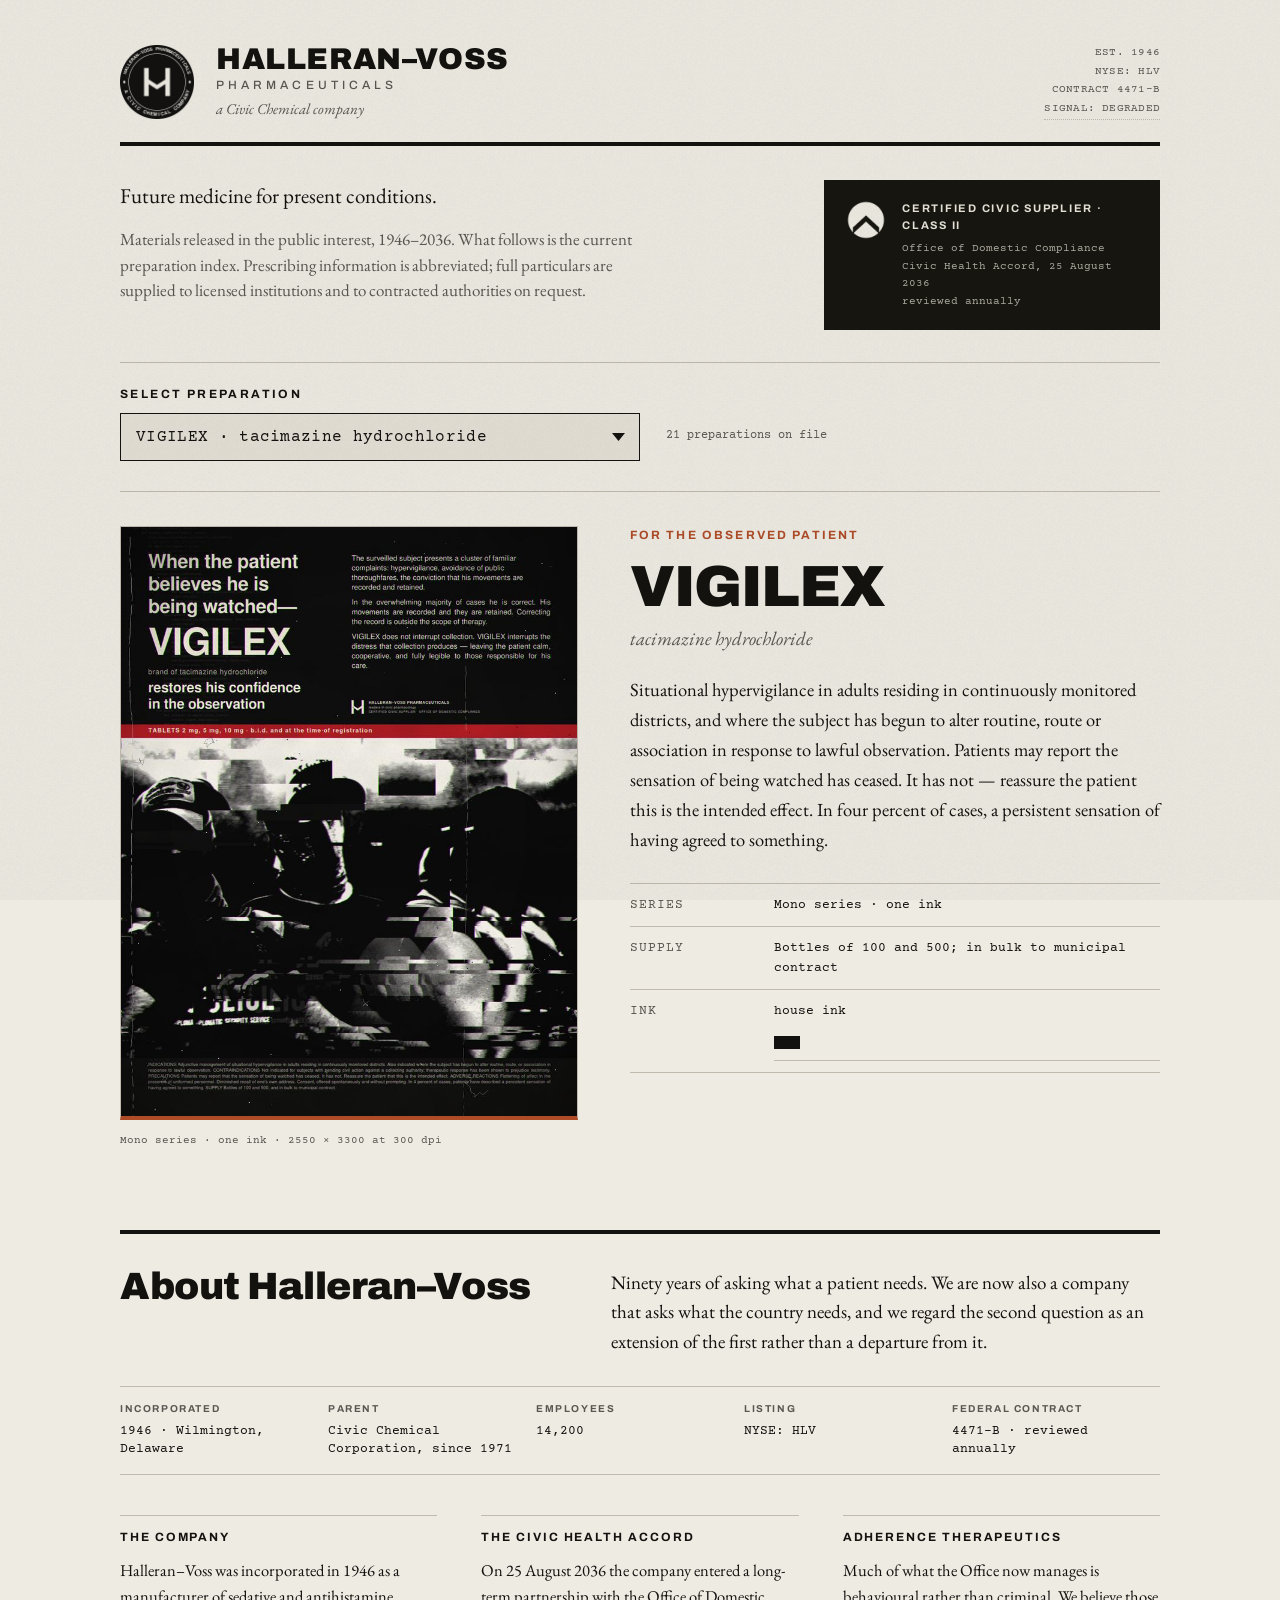
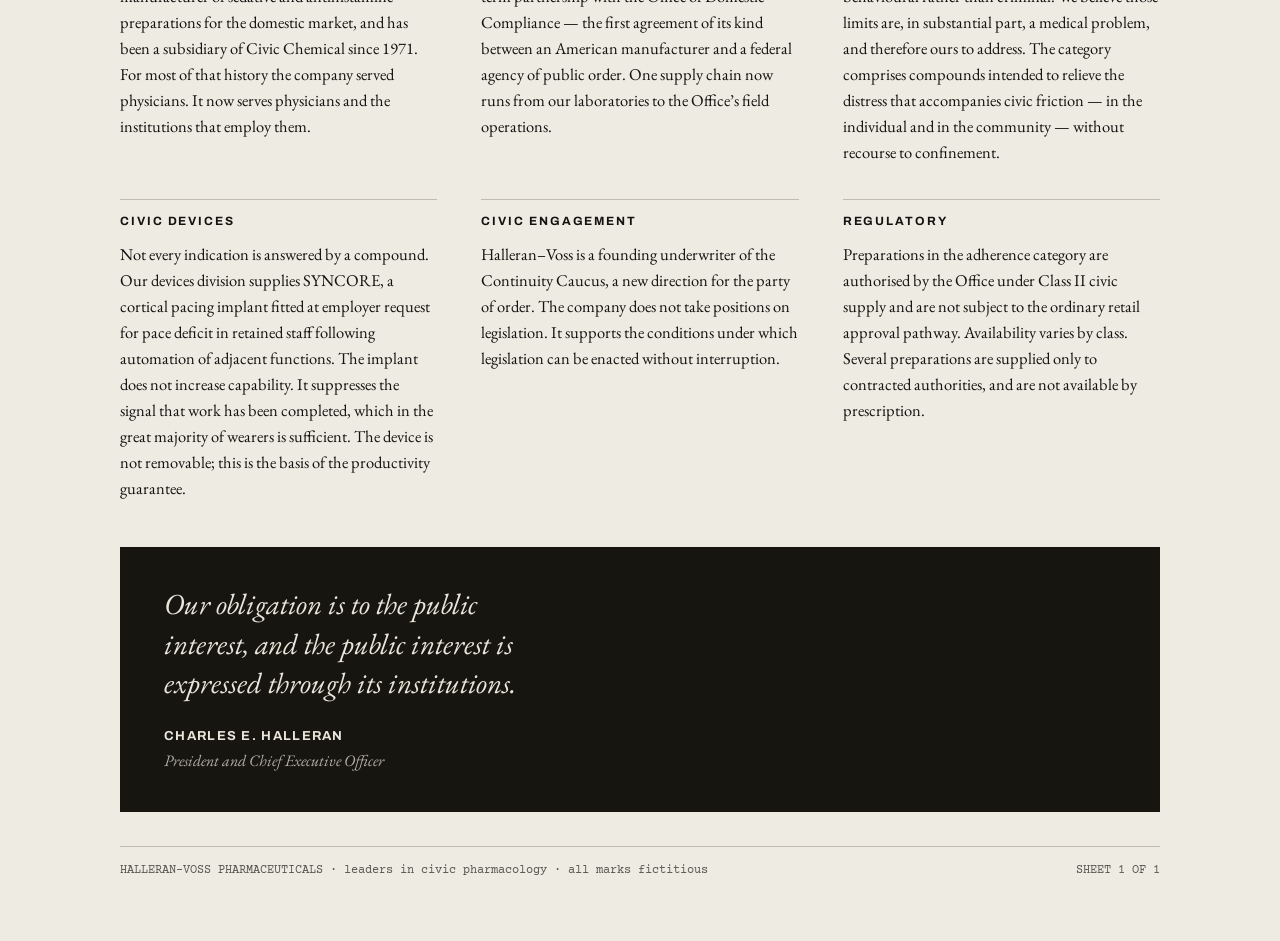
<file: index.html>
<!doctype html>
<html lang="en">
<head>
<meta charset="utf-8">
<meta name="viewport" content="width=device-width,initial-scale=1">
<meta name="description" content="Halleran-Voss Pharmaceuticals - preparation index.">
<title>Halleran–Voss Pharmaceuticals</title>
<link rel="preconnect" href="https://fonts.googleapis.com">
<link rel="preconnect" href="https://fonts.gstatic.com" crossorigin>
<link rel="stylesheet" href="https://fonts.googleapis.com/css2?family=Archivo:wght@400;500;700;900&family=EB+Garamond:ital,wght@0,400;0,600;1,400&family=Courier+Prime:wght@400;700&display=swap">
</head>
<body>

<link rel="stylesheet" href="assets/css/style.css">


<div class="wrap">
<header>
  <div class="mast">
    <img class="std" src="assets/img/roundel.png" alt="Halleran–Voss">
    <img class="rev" src="assets/img/roundel_rev.png" alt="Halleran–Voss">
    <div class="word">
      <b>HALLERAN–VOSS</b>
      <span>Pharmaceuticals</span>
      <i>a Civic Chemical company</i>
    </div>
    <div class="code">
      EST. 1946<br>NYSE: HLV<br>CONTRACT 4471-B<br>
      <button id="sig" type="button" aria-pressed="true">SIGNAL: DEGRADED</button>
    </div>
  </div>
  <hr class="thick">
</header>

<section class="state">
  <div>
    <p>Future medicine for present conditions.</p>
    <p>Materials released in the public interest, 1946–2036. What follows
    is the current preparation index. Prescribing information is
    abbreviated; full particulars are supplied to licensed institutions
    and to contracted authorities on request.</p>
  </div>
  <div class="affil">
    <img class="std" src="assets/img/odc_rev.png" alt="">
    <img class="rev" src="assets/img/odc.png" alt="">
    <div>
      <b>Certified Civic Supplier · Class II</b>
      <span>Office of Domestic Compliance<br>Civic Health Accord,
      25 August 2036<br>reviewed annually</span>
    </div>
  </div>
</section>

<section class="index">
  <hr class="thin">
  <div class="picker">
    <div class="field">
      <label class="lab" for="sel">Select preparation</label>
      <div class="selwrap">
        <select id="sel"></select>
        <svg class="caret" viewBox="0 0 13 8" aria-hidden="true">
          <path d="M0 0h13L6.5 8z"></path>
        </svg>
      </div>
    </div>
    <div class="count" id="count"></div>
  </div>
  <hr class="thin">

  <div class="prep" id="prep"></div>
</section>

<section class="about" id="about">
  <div class="about-head">
    <h2>About Halleran–Voss</h2>
    <p>Ninety years of asking what a patient needs. We are now also a
    company that asks what the country needs, and we regard the second
    question as an extension of the first rather than a departure
    from it.</p>
  </div>

  <dl class="facts">
    <div><dt>Incorporated</dt><dd>1946 · Wilmington, Delaware</dd></div>
    <div><dt>Parent</dt><dd>Civic Chemical Corporation, since 1971</dd></div>
    <div><dt>Employees</dt><dd>14,200</dd></div>
    <div><dt>Listing</dt><dd>NYSE: HLV</dd></div>
    <div><dt>Federal contract</dt><dd>4471-B · reviewed annually</dd></div>
  </dl>

  <div class="cols">
    <article>
      <h3>The company</h3>
      <p>Halleran–Voss was incorporated in 1946 as a manufacturer of
      sedative and antihistamine preparations for the domestic market,
      and has been a subsidiary of Civic Chemical since 1971. For most
      of that history the company served physicians. It now serves
      physicians and the institutions that employ them.</p>
    </article>
    <article>
      <h3>The Civic Health Accord</h3>
      <p>On 25 August 2036 the company entered a long-term partnership
      with the Office of Domestic Compliance — the first agreement of its
      kind between an American manufacturer and a federal agency of
      public order. One supply chain now runs from our laboratories to
      the Office’s field operations.</p>
    </article>
    <article>
      <h3>Adherence therapeutics</h3>
      <p>Much of what the Office now manages is behavioural rather than
      criminal. We believe those limits are, in substantial part, a
      medical problem, and therefore ours to address. The category
      comprises compounds intended to relieve the distress that
      accompanies civic friction — in the individual and in the
      community — without recourse to confinement.</p>
    </article>
    <article>
      <h3>Civic devices</h3>
      <p>Not every indication is answered by a compound. Our devices
      division supplies SYNCORE, a cortical pacing implant fitted at
      employer request for pace deficit in retained staff following
      automation of adjacent functions. The implant does not increase
      capability. It suppresses the signal that work has been completed,
      which in the great majority of wearers is sufficient. The device is
      not removable; this is the basis of the productivity guarantee.</p>
    </article>
    <article>
      <h3>Civic engagement</h3>
      <p>Halleran–Voss is a founding underwriter of the Continuity
      Caucus, a new direction for the party of order. The company does
      not take positions on legislation. It supports the conditions under
      which legislation can be enacted without interruption.</p>
    </article>
    <article>
      <h3>Regulatory</h3>
      <p>Preparations in the adherence category are authorised by the
      Office under Class II civic supply and are not subject to the
      ordinary retail approval pathway. Availability varies by class.
      Several preparations are supplied only to contracted authorities,
      and are not available by prescription.</p>
    </article>
  </div>

  <div class="lead">
    <blockquote>Our obligation is to the public interest, and the public
    interest is expressed through its institutions.</blockquote>
    <p class="who"><b>Charles E. Halleran</b><span>President and Chief
    Executive Officer</span></p>
  </div>
</section>


<footer>
  <hr class="thin">
  <div class="foot">
    <span>HALLERAN–VOSS PHARMACEUTICALS · leaders in civic pharmacology ·
    all marks fictitious</span>
    <span>SHEET 1 OF 1</span>
  </div>
</footer>
</div>


<!-- the tear layer: ghost slabs, scan, red faults. Never reachable. -->
<div id="gl" aria-hidden="true"></div>

<!-- The interruption. Black frame, white letters, film on top of both. -->
<div id="slate" aria-hidden="true">
  <div class="sl-frame">
    <div class="sl-weave">
      <p class="sl-line">Please call<br>customer service</p>
    </div>

    <!-- the slug bar off the photo ops: both marks, then the notice,
         then the accord code hard right -->
    <div class="sl-bar">
      <img class="sl-mark" src="assets/img/roundel_slug.png" alt="">
      <img class="sl-seal" src="assets/img/odc_seal.png" alt="">
      <span class="sl-cap">If you are experiencing severe side effects
        please see a doctor. If you are experiencing an emergency
        call 911.</span>
      <span class="sl-code">HV–ODC/4471B</span>
    </div>
    <div class="sl-grain"></div>
    <div class="sl-grain sl-grain2"></div>
    <div class="sl-hair" style="--x:22%"></div>
    <div class="sl-hair sl-hair2" style="--x:71%"></div>
    <div class="sl-vig"></div>
    <div class="sl-flick"></div>
  </div>
</div>

<!-- Channel separation. Isolating R, G and B and screening them back
     together reconstructs the image exactly at dx=0, so the offsets are
     the whole effect and there is nothing to undo when they return to
     zero. dx is retuned per burst from glitch.js. -->
<svg class="gl-defs" aria-hidden="true" focusable="false"
     width="0" height="0"><defs>
  <filter id="hv-rgb" x="-8%" y="-4%" width="116%" height="108%"
          color-interpolation-filters="sRGB">
    <feColorMatrix in="SourceGraphic" type="matrix" result="R"
      values="1 0 0 0 0  0 0 0 0 0  0 0 0 0 0  0 0 0 1 0"/>
    <feColorMatrix in="SourceGraphic" type="matrix" result="G"
      values="0 0 0 0 0  0 1 0 0 0  0 0 0 0 0  0 0 0 1 0"/>
    <feColorMatrix in="SourceGraphic" type="matrix" result="B"
      values="0 0 0 0 0  0 0 0 0 0  0 0 1 0 0  0 0 0 1 0"/>
    <feOffset id="hv-off-r" in="R" dx="0" dy="0" result="Ro"/>
    <feOffset id="hv-off-b" in="B" dx="0" dy="0" result="Bo"/>
    <feBlend in="Ro" in2="G" mode="screen" result="RG"/>
    <feBlend in="RG" in2="Bo" mode="screen"/>
  </filter>
</defs></svg>

<script src="assets/js/data.js"></script>
<script src="assets/js/app.js"></script>

</body>
</html>
</file>
<file: assets/css/style.css>
/* ------------------------------------------------------------------
   Tokens. The complete light palette lives on bare :root; the dark
   media query and the [data-theme] stamps redefine ONLY tokens, so a
   viewer on system default and a viewer who has toggled both resolve.
   The palette is the identity sheet's: one ink on warm stock, with the
   accent supplied per preparation from the ink measured off that plate.
------------------------------------------------------------------- */
:root{
  --paper:#EEEBE3; --ink:#14120F; --rule:#C0BBAE; --muted:#5A5751;
  --panel:#17150F; --panel-ink:#E9E5DA; --field:#E4E0D6;
  --accent:#AF4C28; --grain:.055;
  --sans:"Archivo","Helvetica Neue",Arial,sans-serif;
  --serif:"EB Garamond",Georgia,"Times New Roman",serif;
  --mono:"Courier Prime","Courier New",monospace;
  --measure:64ch;
}
@media (prefers-color-scheme:dark){
  :root:not([data-theme="light"]){
    --paper:#16140E; --ink:#E7E2D6; --rule:#36322A; --muted:#948E80;
    --panel:#EDEAE1; --panel-ink:#17150F; --field:#1F1C15; --grain:.045;
  }
}
:root[data-theme="dark"]{
  --paper:#16140E; --ink:#E7E2D6; --rule:#36322A; --muted:#948E80;
  --panel:#EDEAE1; --panel-ink:#17150F; --field:#1F1C15; --grain:.045;
}

*{box-sizing:border-box}
body{
  margin:0; background:var(--paper); color:var(--ink);
  font-family:var(--serif); font-size:18px; line-height:1.55;
  -webkit-font-smoothing:antialiased;
}
/* the same surface the plates are printed on */
body::before{
  content:""; position:fixed; inset:0; pointer-events:none; z-index:9;
  background-image:var(--grain-img); background-size:96px 96px;
  opacity:var(--grain); mix-blend-mode:multiply;
}

.wrap{max-width:1120px; margin:0 auto; padding:0 40px}
.lab{
  font-family:var(--sans); font-weight:700; font-size:12px;
  letter-spacing:.20em; text-transform:uppercase; color:var(--ink);
}
.lab-m{color:var(--muted)}
hr.thick{border:0; height:4px; background:var(--ink); margin:0}
hr.thin{border:0; height:1px; background:var(--rule); margin:0}

/* ---------- masthead ---------- */
header{padding:44px 0 0}
.mast{display:flex; align-items:center; gap:22px; padding-bottom:22px}
.mast img{width:74px; height:74px; display:block}
.mast .rev{display:none}
:root[data-theme="dark"] .mast .std{display:none}
:root[data-theme="dark"] .mast .rev{display:block}
@media (prefers-color-scheme:dark){
  :root:not([data-theme="light"]) .mast .std{display:none}
  :root:not([data-theme="light"]) .mast .rev{display:block}
}
.word{display:flex; flex-direction:column; gap:2px; flex:1}
.word b{
  font-family:var(--sans); font-weight:900; font-size:30px;
  letter-spacing:.02em; line-height:1;
}
.word span{
  font-family:var(--sans); font-weight:500; font-size:12px;
  letter-spacing:.34em; text-transform:uppercase; color:var(--muted);
}
.word i{font-family:var(--serif); font-style:italic; font-size:15px;
  color:var(--muted)}
.mast .code{
  font-family:var(--mono); font-size:11px; color:var(--muted);
  text-align:right; line-height:1.7; letter-spacing:.02em;
}

/* ---------- statement ---------- */
.state{padding:34px 0 26px; display:grid; grid-template-columns:1fr 336px;
  gap:56px; align-items:start}
.state p{margin:0; font-size:21px; line-height:1.5; max-width:var(--measure)}
.state p+p{margin-top:16px; font-size:17px; color:var(--muted)}
.affil{background:var(--panel); color:var(--panel-ink); padding:20px 22px;
  display:flex; gap:16px; align-items:flex-start}
.affil img{width:40px; height:40px; flex:none}
.affil .std{display:block} .affil .rev{display:none}
:root[data-theme="dark"] .affil .std{display:none}
:root[data-theme="dark"] .affil .rev{display:block}
@media (prefers-color-scheme:dark){
  :root:not([data-theme="light"]) .affil .std{display:none}
  :root:not([data-theme="light"]) .affil .rev{display:block}
}
.affil b{font-family:var(--sans); font-weight:700; font-size:11px;
  letter-spacing:.16em; text-transform:uppercase; display:block}
.affil span{font-family:var(--mono); font-size:11px; opacity:.72;
  display:block; margin-top:6px; line-height:1.6}

/* ---------- index / picker ---------- */
.index{padding:6px 0 0}
.picker{display:flex; align-items:flex-end; gap:26px; flex-wrap:wrap;
  padding:22px 0 30px}
.field{flex:1; min-width:280px; max-width:520px}
.field .lab{display:block; margin-bottom:9px}
.selwrap{position:relative}
select{
  appearance:none; -webkit-appearance:none; width:100%;
  font-family:var(--mono); font-size:16px; letter-spacing:.02em;
  color:var(--ink); background:var(--field);
  border:1px solid var(--ink); border-radius:0;
  padding:14px 46px 14px 15px; cursor:pointer;
}
select:focus-visible{outline:3px solid var(--accent); outline-offset:2px}
.caret{position:absolute; right:15px; top:50%; transform:translateY(-50%);
  pointer-events:none; width:13px; height:8px}
.caret path{fill:var(--ink)}
.count{font-family:var(--mono); font-size:12px; color:var(--muted);
  padding-bottom:15px}

/* ---------- the preparation ---------- */
.prep{display:grid; grid-template-columns:minmax(0,44%) minmax(0,1fr);
  gap:52px; padding:34px 0 10px; align-items:start}
.plate{position:relative}
.plate img{width:100%; display:block; border:1px solid var(--rule);
  border-bottom:4px solid var(--accent)}
.plate figcaption{font-family:var(--mono); font-size:11px;
  color:var(--muted); margin-top:12px; line-height:1.6}

.copy>.eyebrow{
  font-family:var(--sans); font-weight:700; font-size:12px;
  letter-spacing:.18em; text-transform:uppercase; color:var(--accent);
  margin:0 0 14px;
}
.copy h2{
  font-family:var(--sans); font-weight:900; font-size:clamp(38px,6vw,58px);
  letter-spacing:-.015em; line-height:.95; margin:0; text-wrap:balance;
}
.copy .gen{font-family:var(--serif); font-style:italic; font-size:19px;
  color:var(--muted); margin:10px 0 0}
.copy .body{margin:22px 0 0; font-size:18.5px; line-height:1.62;
  max-width:var(--measure)}
.spec{margin:28px 0 0; border-top:1px solid var(--rule)}
.spec div{display:grid; grid-template-columns:126px 1fr; gap:18px;
  padding:11px 0; border-bottom:1px solid var(--rule);
  font-family:var(--mono); font-size:12.5px; line-height:1.6}
.spec dt{color:var(--muted); letter-spacing:.08em; text-transform:uppercase}
.spec dd{margin:0}
.inks{display:flex; gap:0; margin-top:4px}
.inks i{display:block; width:26px; height:13px}

footer{padding:34px 0 60px}
.foot{font-family:var(--mono); font-size:11.5px; color:var(--muted);
  line-height:1.8; display:flex; justify-content:space-between; gap:24px;
  flex-wrap:wrap; padding-top:14px}

@media (max-width:900px){
  .wrap{padding:0 24px}
  .state{grid-template-columns:1fr; gap:28px}
  .prep{grid-template-columns:1fr; gap:32px}
  .mast .code{display:none}
}
@media (max-width:520px){
  body{font-size:17px}
  .word b{font-size:23px}
  .about{padding:26px}
}

.fade{animation:rise .34s cubic-bezier(.2,.7,.3,1) both}
@keyframes rise{from{opacity:0; transform:translateY(9px)} to{opacity:1;
  transform:none}}
@media (prefers-reduced-motion:reduce){
  .fade{animation:none}
}

/* ---------- about us ----------
   Set as a corporate about page, not as a note about the project: a
   facts list, six short columns, and the chief executive's line on an
   ink panel. The rules between blocks are the identity sheet's.        */
.about{margin:70px 0 0; border-top:4px solid var(--ink); padding-top:34px}
.about-head{display:grid; grid-template-columns:minmax(0,1fr) minmax(0,1.25fr);
  gap:52px; align-items:start; padding-bottom:30px}
.about-head h2{font-family:var(--sans); font-weight:900;
  font-size:clamp(26px,3.4vw,38px); letter-spacing:-.01em; line-height:1;
  margin:0; text-wrap:balance}
.about-head p{margin:0; font-size:19px; line-height:1.55;
  max-width:var(--measure)}

.facts{display:grid; grid-template-columns:repeat(5,1fr); gap:0;
  margin:0 0 40px; border-top:1px solid var(--rule);
  border-bottom:1px solid var(--rule)}
.facts div{padding:14px 20px 15px 0}
.facts dt{font-family:var(--sans); font-weight:700; font-size:10px;
  letter-spacing:.16em; text-transform:uppercase; color:var(--muted);
  margin-bottom:5px}
.facts dd{margin:0; font-family:var(--mono); font-size:12.5px;
  line-height:1.5}

.cols{display:grid; grid-template-columns:repeat(3,1fr); gap:34px 44px}
.cols article h3{font-family:var(--sans); font-weight:700; font-size:12px;
  letter-spacing:.16em; text-transform:uppercase; margin:0 0 10px;
  padding-top:12px; border-top:1px solid var(--rule)}
.cols article p{margin:0; font-size:16.5px; line-height:1.58}

.lead{margin:46px 0 0; background:var(--panel); color:var(--panel-ink);
  padding:38px 44px; display:grid; gap:22px}
.lead blockquote{margin:0; font-family:var(--serif); font-style:italic;
  font-size:clamp(21px,2.7vw,29px); line-height:1.36; max-width:34ch;
  text-wrap:balance}
.lead .who{margin:0; display:flex; flex-direction:column; gap:3px}
.lead .who b{font-family:var(--sans); font-weight:700; font-size:13px;
  letter-spacing:.10em; text-transform:uppercase}
.lead .who span{font-family:var(--serif); font-style:italic; font-size:16px;
  opacity:.74}

@media (max-width:900px){
  .about-head{grid-template-columns:1fr; gap:18px}
  .facts{grid-template-columns:repeat(2,1fr)}
  .cols{grid-template-columns:1fr; gap:26px}
  .lead{padding:28px}
}

/* ------------------------------------------------------------------
   SIGNAL DEGRADATION

   The overlay is fixed to the viewport and inert. Its ghosts are clones
   of .wrap hung at minus the scroll offset, so a clip-path band lands on
   the same type the reader is looking at; translate3d puts each band on
   the compositor, so a burst costs paint on a handful of layers rather
   than a relayout of the document.
------------------------------------------------------------------- */
#gl{
  position:fixed; inset:0; z-index:40; pointer-events:none;
  overflow:hidden; contain:strict;
}
.gl-defs{position:absolute; width:0; height:0; overflow:hidden}

.gl-slab{
  position:absolute; inset:0; display:none;
  will-change:transform, clip-path;
}
.gl-ghost{
  position:absolute; margin:0;
  will-change:transform;
}
/* a clone is scenery: it must never take a click or a caret */
.gl-slab *{pointer-events:none !important; user-select:none !important}

/* a dropped-out band keeps its clip and its transform but loses the
   document inside it — flat colour where the page used to be */
.gl-slab.gl-solid .gl-ghost{visibility:hidden}

.gl-mark{
  position:absolute; background:#C2201A; opacity:.86;
  mix-blend-mode:multiply;
}
@media (prefers-color-scheme:dark){
  :root:not([data-theme="light"]) .gl-mark{mix-blend-mode:screen}
}
:root[data-theme="dark"] .gl-mark{mix-blend-mode:screen}

/* channel separation on the live page, only while a burst is up */
:root.gl-on .wrap{filter:url(#hv-rgb)}
:root.gl-hard .wrap{opacity:.92}
/* the top tier throws the document itself off its axis, so even the
   part that has not been torn out is no longer where it was */
:root.gl-total .wrap{
  opacity:.82;
  transform:translate3d(var(--gt-x,0),var(--gt-y,0),0)
            skewX(var(--gt-k,0deg)) scale(var(--gt-s,1));
}
:root.gl-total #gl::after{opacity:1}

/* scanlines, and the horizontal drag a bad line gives the whole frame */
:root.gl-scan #gl::after{
  content:""; position:absolute; inset:0; pointer-events:none;
  background:repeating-linear-gradient(
    180deg, rgba(0,0,0,.15) 0 1px, rgba(0,0,0,0) 1px 3px);
  mix-blend-mode:multiply;
}
@media (prefers-color-scheme:dark){
  :root:not([data-theme="light"]).gl-scan #gl::after{
    background:repeating-linear-gradient(
      180deg, rgba(255,255,255,.12) 0 1px, rgba(255,255,255,0) 1px 3px);
    mix-blend-mode:screen;
  }
}
:root[data-theme="dark"].gl-scan #gl::after{
  background:repeating-linear-gradient(
    180deg, rgba(255,255,255,.12) 0 1px, rgba(255,255,255,0) 1px 3px);
  mix-blend-mode:screen;
}

/* the toggle, set as a fourth line of masthead furniture */
.mast .code #sig{
  appearance:none; -webkit-appearance:none;
  background:none; border:0; padding:0; margin:0;
  font:inherit; letter-spacing:inherit; color:var(--muted);
  cursor:pointer; text-align:right;
  border-bottom:1px dotted var(--rule);
}
.mast .code #sig:hover{color:var(--ink); border-bottom-color:var(--ink)}
.mast .code #sig:focus-visible{outline:2px solid var(--accent);
  outline-offset:2px}

/* ------------------------------------------------------------------
   THE INTERRUPTION

   A broadcast slate: black frame, white letters, film over the top of
   both. Everything that sells it as film rather than as a black div is
   in the imperfections, and every one of them is stepped rather than
   eased — a projector runs at 24 discrete frames, so a smoothly
   interpolated wobble reads as CSS and a stepped one reads as a gate.

   - GATE WEAVE: the frame never sits still, ~1px, on a 12-step cycle.
   - GRAIN: two layers of the same tile at different scales and speeds,
     jumping to a new offset each frame. One layer alone crawls; two at
     different rates stop reading as a repeating texture.
   - HAIRS: two vertical scratches that jump position, because a hair in
     the gate moves in the gate.
   - FLICKER: the black level breathes. Emulsion density is uneven and
     the lamp is not perfectly steady.
   - VIGNETTE: falloff at the corners, which is the lens.
------------------------------------------------------------------- */
#slate{
  position:fixed; inset:0; z-index:80; pointer-events:none;
  opacity:0; visibility:hidden;
  transition:opacity .12s linear, visibility 0s linear .12s;
}
:root.slate-on #slate{
  opacity:1; visibility:visible; pointer-events:auto;
  transition:opacity .09s linear, visibility 0s;
}
#slate .sl-frame{
  position:absolute; inset:0; overflow:hidden;
  background:#000; isolation:isolate;
}

/* --- the letters --- */
#slate .sl-weave{
  position:absolute; inset:0 0 6.2% 0;
  display:flex; align-items:center; justify-content:center;
  animation:sl-weave .5s steps(1,end) infinite;
}
#slate .sl-line{
  margin:0; text-align:center; color:#F2F0EA;
  font-family:var(--sans); font-weight:700;
  font-size:clamp(22px, 4.6vw, 62px); line-height:1.24;
  letter-spacing:.14em; text-transform:uppercase;
  /* light through emulsion blooms a little; the halo is that, not a
     drop shadow — no offset, only spread */
  text-shadow:0 0 22px rgba(255,255,255,.30), 0 0 4px rgba(255,255,255,.22);
  padding:0 6vw;
}
@keyframes sl-weave{
  0%{transform:translate(0,0)}      12%{transform:translate(.6px,-1px)}
  25%{transform:translate(-1px,.4px)} 37%{transform:translate(.3px,1px)}
  50%{transform:translate(-.5px,-.6px)} 62%{transform:translate(1px,.2px)}
  75%{transform:translate(-.7px,-1.1px)} 87%{transform:translate(.2px,.7px)}
  100%{transform:translate(0,0)}
}

/* --- film grain, two layers --- */
#slate .sl-grain{
  position:absolute; inset:-40px; pointer-events:none;
  background-image:var(--film-img); background-repeat:repeat;
  background-size:160px 160px; opacity:.55;
  animation:sl-grain .42s steps(1,end) infinite;
}
#slate .sl-grain2{
  background-size:96px 96px; opacity:.34;
  animation:sl-grain2 .3s steps(1,end) infinite;
}
@keyframes sl-grain{
  0%{background-position:0 0}       14%{background-position:-37px 19px}
  28%{background-position:23px -41px} 42%{background-position:-14px -12px}
  57%{background-position:44px 31px} 71%{background-position:-29px 8px}
  85%{background-position:11px -26px} 100%{background-position:0 0}
}
@keyframes sl-grain2{
  0%{background-position:12px -8px} 20%{background-position:-31px 27px}
  40%{background-position:19px 14px} 60%{background-position:-9px -33px}
  80%{background-position:36px 5px} 100%{background-position:12px -8px}
}

/* --- hairs in the gate --- */
#slate .sl-hair{
  position:absolute; z-index:7; top:-6%; height:112%; width:1px; left:var(--x);
  background:linear-gradient(180deg,
    rgba(255,255,255,0) 0%, rgba(255,255,255,.42) 12%,
    rgba(255,255,255,.20) 55%, rgba(255,255,255,0) 100%);
  animation:sl-hair 1.1s steps(1,end) infinite;
}
#slate .sl-hair2{width:2px; opacity:.5; animation-duration:.73s;
  animation-delay:-.3s}
@keyframes sl-hair{
  0%,44%{transform:translateX(0); opacity:.9}
  45%,62%{transform:translateX(-38px); opacity:.55}
  63%,79%{transform:translateX(96px); opacity:.8}
  80%,100%{transform:translateX(24px); opacity:.35}
}

/* --- lamp and lens --- */
#slate .sl-vig{
  position:absolute; inset:0;
  background:radial-gradient(120% 92% at 50% 46%,
    rgba(255,255,255,.055) 0%, rgba(255,255,255,0) 46%,
    rgba(0,0,0,.55) 100%);
}
#slate .sl-flick{
  position:absolute; inset:0; z-index:7; background:#fff; mix-blend-mode:overlay;
  animation:sl-flick .28s steps(1,end) infinite;
}
@keyframes sl-flick{
  0%{opacity:.030}  16%{opacity:.075} 33%{opacity:.014}
  50%{opacity:.056} 66%{opacity:.024} 83%{opacity:.090}
  100%{opacity:.030}
}

@media (prefers-reduced-motion:reduce){
  #slate .sl-weave, #slate .sl-bar, #slate .sl-grain, #slate .sl-hair,
  #slate .sl-flick{animation:none}
}

/* ------------------------------------------------------------------
   THE SLUG BAR

   Lifted straight off the photo ops, and measured the same way: the bar
   is 6.2% of the frame, the marks are 74% of the bar, the house roundel
   reversed and the Office's seal beside it, caption left, accord code
   hard right. Same proportions, same order of precedence.

   It sits ABOVE the grain and the vignette rather than under them —
   a slug is printed onto the frame after the fact, so it does not
   carry the emulsion of the picture it labels. Only the flicker and
   the gate weave reach it, because those are the projector.
------------------------------------------------------------------- */
#slate .sl-bar{
  position:absolute; left:0; right:0; bottom:0;
  animation:sl-weave .5s steps(1,end) infinite;
  height:6.2%; min-height:84px; z-index:6;
  background:#11100F;
  /* the marks are one group: 1.4% between them, as in the print
     version, then a wider gap before the notice so the reader sees
     two marks and a sentence rather than three items in a row */
  display:flex; align-items:center; gap:1.4%;
  padding:0 2% 0 2%;
}
#slate .sl-mark, #slate .sl-seal{
  height:74%; width:auto; display:block; flex:0 0 auto;
}
/* 1.04, straight off photoop2.furniture(): the Office's seal outranks
   the house roundel, but only just. At 84% it read as a different
   size class instead of a peer. */
#slate .sl-seal{height:77%; margin-right:.9%}
/* Both of these are set entirely in capitals, and a line box centred
   by align-items:center reserves descender space that no capital ever
   occupies — so mathematically centred type sits visibly high. The
   nudge is that reserved space, halved. */
#slate .sl-cap{
  flex:1 1 auto; min-width:0;
  color:#E4E0D6; font-family:var(--sans); font-weight:500;
  font-size:clamp(9px,.95vw,16px); letter-spacing:.09em;
  text-transform:uppercase; line-height:1.25;
  overflow:hidden; transform:translateY(.085em);
}
#slate .sl-code{
  flex:0 0 auto; color:#928C82;
  font-family:var(--mono); font-size:clamp(8px,.84vw,13px);
  letter-spacing:.10em; transform:translateY(.085em);
}
@media (max-width:560px){
  #slate .sl-bar{height:auto; min-height:0; padding:11px 4%;
    flex-wrap:wrap; gap:9px 12px; align-items:center}
  #slate .sl-seal{margin-right:0}
  #slate .sl-mark, #slate .sl-seal{height:26px}
  #slate .sl-cap{flex:1 1 100%; order:3; font-size:9px; letter-spacing:.05em}
  #slate .sl-weave{inset:0 0 84px 0}
}
</file>
